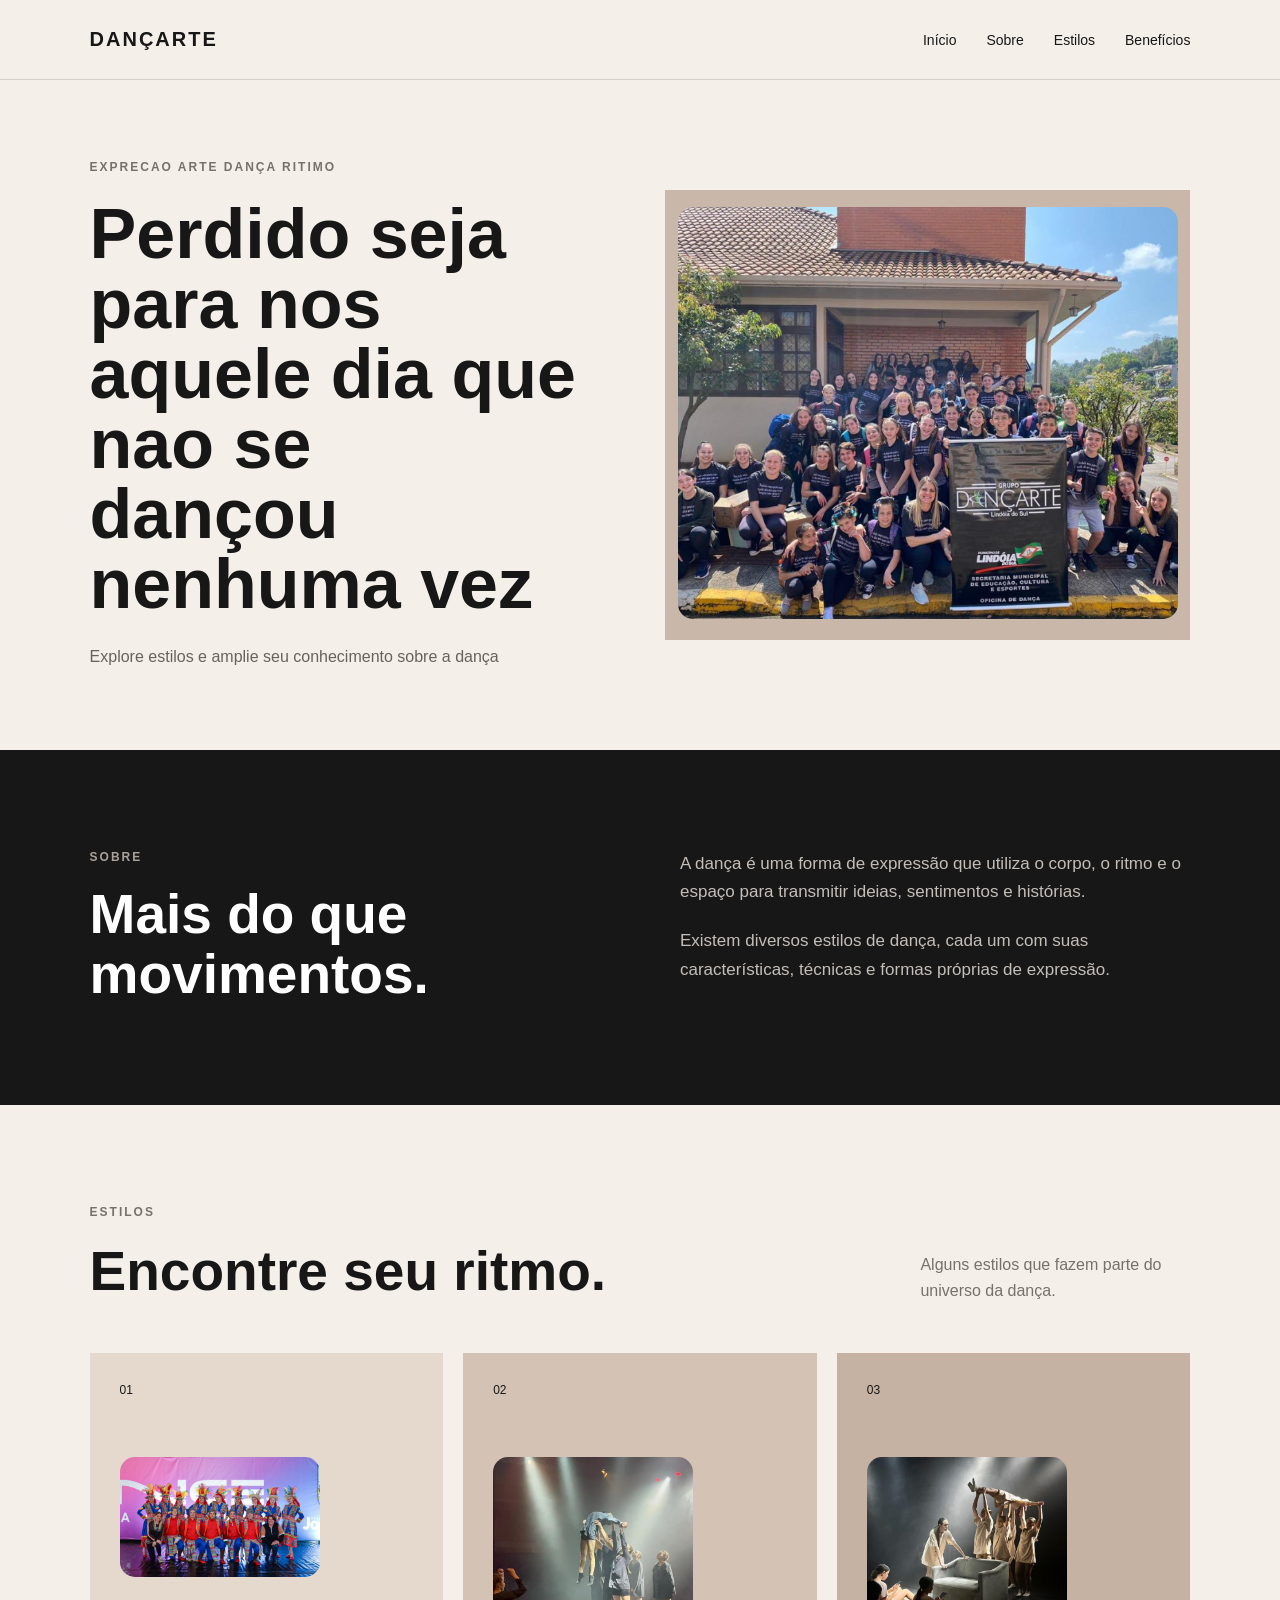
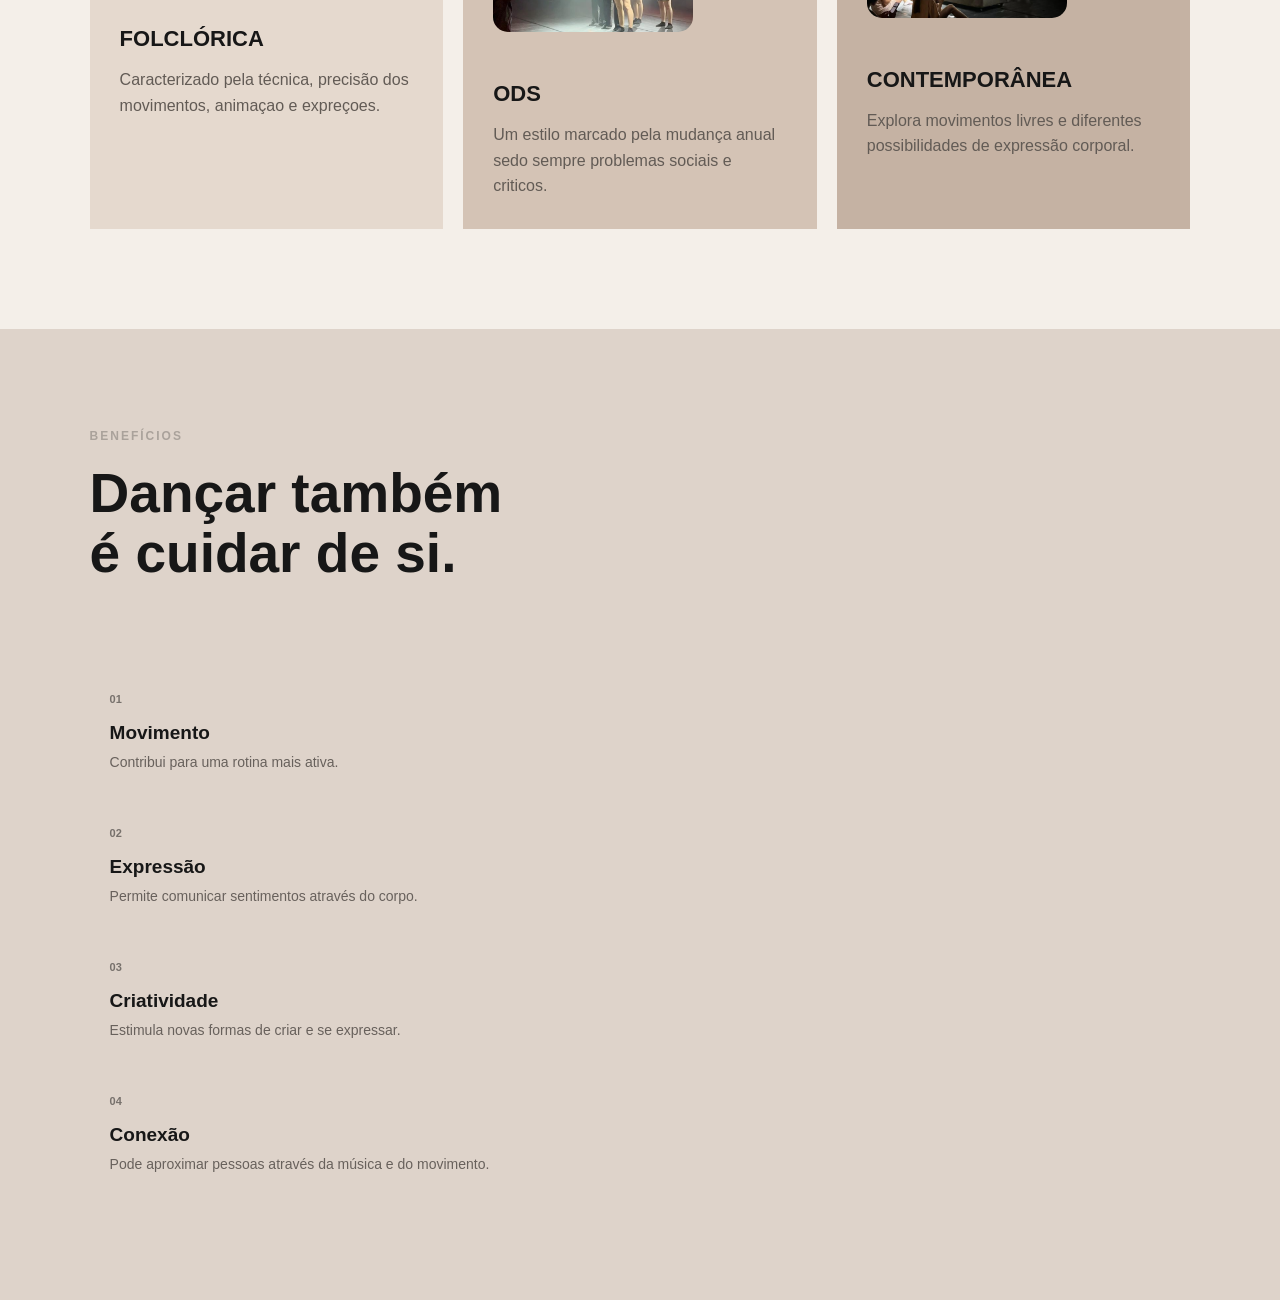
<file: index.html>
<!DOCTYPE html>
<html lang="pt-br">
<head>
    <meta charset="UTF-8">
    <meta name="viewport" content="width=device-width, initial-scale=1.0">
    <title>Dançarte</title>
    <link rel="stylesheet" href="style.css">
</head>
<body>
<header>
    <div class="logo">DANÇARTE</div>
    <nav>
        <a href="#inicio">Início</a>
        <a href="#sobre">Sobre</a>
        <a href="#estilos">Estilos</a>
        <a href="#beneficios">Benefícios</a>
    </nav>
</header>
<main>
    <section class="inicio" id="inicio">
        <div class="texto-inicio">
            <p class="titulo-pequeno">EXPRECAO ARTE DANÇA RITIMO</p>
            <h1>Perdido seja para nos <br> aquele dia que nao se <br>dançou nenhuma vez</h1>
            <p>Explore estilos e amplie seu conhecimento sobre a dança</p>
        </div>
        <div class="imagem-inicio">
            <div class="dança-grupo"><img src="imagens/Dança-Grupo.png" alt="dança-grupo" width="500"></div>
        </div>
    </section>
    <section class="sobre" id="sobre">
        <div>
            <p class="titulo-secao">SOBRE</p>
            <h2>Mais do que<br>movimentos.</h2>
        </div>
        <div class="texto-sobre">
            <p>A dança é uma forma de expressão que utiliza o corpo, o ritmo e o espaço para transmitir ideias, sentimentos e histórias.</p>
            <p>Existem diversos estilos de dança, cada um com suas características, técnicas e formas próprias de expressão.</p>
        </div>
    </section>
    <section class="estilos" id="estilos">
        <div class="titulo-estilos">
            <div>
                <p class="titulo-secao">ESTILOS</p>
                <h2>Encontre seu ritmo.</h2>
            </div>
            <p>Alguns estilos que fazem parte do universo da dança.</p>
        </div>
        <div class="cartoes">
            <article class="cartao">
                <div class="numero">01</div>
                <div class="icone-cartao"><img src="imagens/Dança-Folclórica.png" alt="" width="200"></div>
                <h3>FOLCLÓRICA</h3>
                <p>Caracterizado pela técnica, precisão dos movimentos, animaçao e expreçoes.</p>
            </article>
            <article class="cartao">
                <div class="numero">02</div>
                <div class="icone-cartao"><img src="imagens/Dança-ODS.png" alt="" width="200"></div>
                <h3>ODS</h3>
                <p>Um estilo marcado pela mudança anual sedo sempre problemas sociais e criticos.</p>
            </article>
            <article class="cartao">
                <div class="numero">03</div>
                <div class="icone-cartao"><img src="imagens/Dança-Contemporanea.png" alt="" width="200"></div>
                <h3>CONTEMPORÂNEA</h3>
                <p>Explora movimentos livres e diferentes possibilidades de expressão corporal.</p>
            </article>
        </div>
    </section>
    <section class="beneficios" id="beneficios">
        <div class="titulo-beneficios">
            <p class="titulo-secao">BENEFÍCIOS</p>
            <h2>Dançar também<br>é cuidar de si.</h2>
        </div>
        <div class="lista-beneficios">
            <div>
                <span>01</span>
                <h3>Movimento</h3>
                <p>Contribui para uma rotina mais ativa.</p>
            </div>
            <div>
                <span>02</span>
                <h3>Expressão</h3>
                <p>Permite comunicar sentimentos através do corpo.</p>
            </div>
            <div>
                <span>03</span>
                <h3>Criatividade</h3>
                <p>Estimula novas formas de criar e se expressar.</p>
            </div>
            <div>
                <span>04</span>
                <h3>Conexão</h3>
                <p>Pode aproximar pessoas através da música e do movimento.</p>
            </div>
        </div>
    </section>
</main>
</body>
</html>
</file>
<file: style.css>
* {
    margin: 0;
    padding: 0;
    box-sizing: border-box;
}

body {
    font-family: Arial, sans-serif;
    background: #f4efe9;
    color: #171717;
}

header {
    height: 80px;
    padding: 0 7%;
    display: flex;
    align-items: center;
    justify-content: space-between;
    border-bottom: 1px solid #d8d0c8;
}

.logo {
    font-size: 20px;
    font-weight: bold;
    letter-spacing: 2px;
}

nav {
    display: flex;
    gap: 30px;
}

nav a {
    color: #171717;
    text-decoration: none;
    font-size: 14px;
}

nav a:hover {
    color: #77716c;
}

.inicio {
    min-height: 600px;
    padding: 80px 7%;
    display: grid;
    grid-template-columns: 1fr 1fr;
    gap: 50px;
    align-items: center;
}

.titulo-pequeno,
.titulo-secao {
    font-size: 12px;
    font-weight: bold;
    letter-spacing: 2px;
    color: #77716c;
}

.inicio h1 {
    margin: 25px 0;
    font-size: 70px;
    line-height: 1;
}

.texto-inicio > p:last-child {
    max-width: 480px;
    line-height: 1.6;
    color: #68625e;
}

.imagem-inicio {
    height: 450px;
    background: #c9b8aa;
    display: flex;
    align-items: center;
    justify-content: center;
}

.imagem-inicio::after {
    font-size: 50px;
    font-weight: bold;
    letter-spacing: 5px;
    color: white;
}

.circulo {
    display: none;
}

.sobre {
    padding: 100px 7%;
    display: grid;
    grid-template-columns: 1fr 1fr;
    gap: 80px;
    background: #171717;
    color: white;
}

.sobre h2,
.titulo-beneficios h2 {
    font-size: 55px;
    line-height: 1.1;
    margin-top: 20px;
}

.sobre .titulo-secao,
.titulo-beneficios .titulo-secao {
    color: #aaa29b;
}

.texto-sobre {
    align-self: center;
}

.texto-sobre p {
    font-size: 17px;
    line-height: 1.7;
    color: #c4beb9;
    margin-bottom: 20px;
}

.estilos {
    padding: 100px 7%;
}

.titulo-estilos {
    display: flex;
    justify-content: space-between;
    align-items: end;
    margin-bottom: 50px;
}

.titulo-estilos h2 {
    font-size: 55px;
    margin-top: 20px;
}

.titulo-estilos > p {
    max-width: 270px;
    line-height: 1.6;
    color: #77716c;
}

.cartoes {
    display: grid;
    grid-template-columns: repeat(3, 1fr);
    gap: 20px;
}

.cartao {
    min-height: 350px;
    padding: 30px;
    background: #e5d9ce;
}

.cartao:nth-child(2) {
    background: #d4c3b5;
}

.cartao:nth-child(3) {
    background: #c5b2a3;
}

.numero {
    font-size: 12px;
}

.icone-cartao {
    margin-top: 60px;
    font-size: 40px;
}

.cartao h3 {
    font-size: 22px;
    margin-top: 40px;
}

.cartao p {
    margin-top: 15px;
    line-height: 1.6;
    color: #625b55;
}

.beneficios {
    padding: 100px 7%;
    background: #ded3ca;
    display: grid;
    grid-template-columns: right;
    gap: 80px;

}

.lista-beneficios div {
    padding: 25px 20px;
    
}

.lista-beneficios span {
    font-size: 11px;
    font-weight: bold;
    color: #77716c;
}

.lista-beneficios h3 {
    margin: 15px 0 8px;
    font-size: 19px;
}

.lista-beneficios p {
    color: #68615c;
    line-height: 1.5;
    font-size: 14px;
}

@media (max-width: 800px) {
    header {
        height: auto;
        padding: 25px 7%;
        flex-direction: column;
        gap: 20px;
    }

    nav {
        gap: 18px;
    }

    .inicio,
    .sobre,
    .beneficios {
        grid-template-columns: 1fr;
    }

    .inicio h1 {
        font-size: 55px;
    }

    .imagem-inicio {
        height: 350px;
    }

    .cartoes {
        grid-template-columns: 1fr;
    }

    .titulo-estilos {
        flex-direction: column;
        align-items: start;
        gap: 25px;
    }

    .titulo-estilos h2,
    .sobre h2,
    .titulo-beneficios h2 {
        font-size: 45px;
    }

    .lista-beneficios {
        grid-template-columns: 1fr;
    }
}

.dança-grupo, img{
    border-radius: 15px;
    border: #68615c grid;
}
</file>
